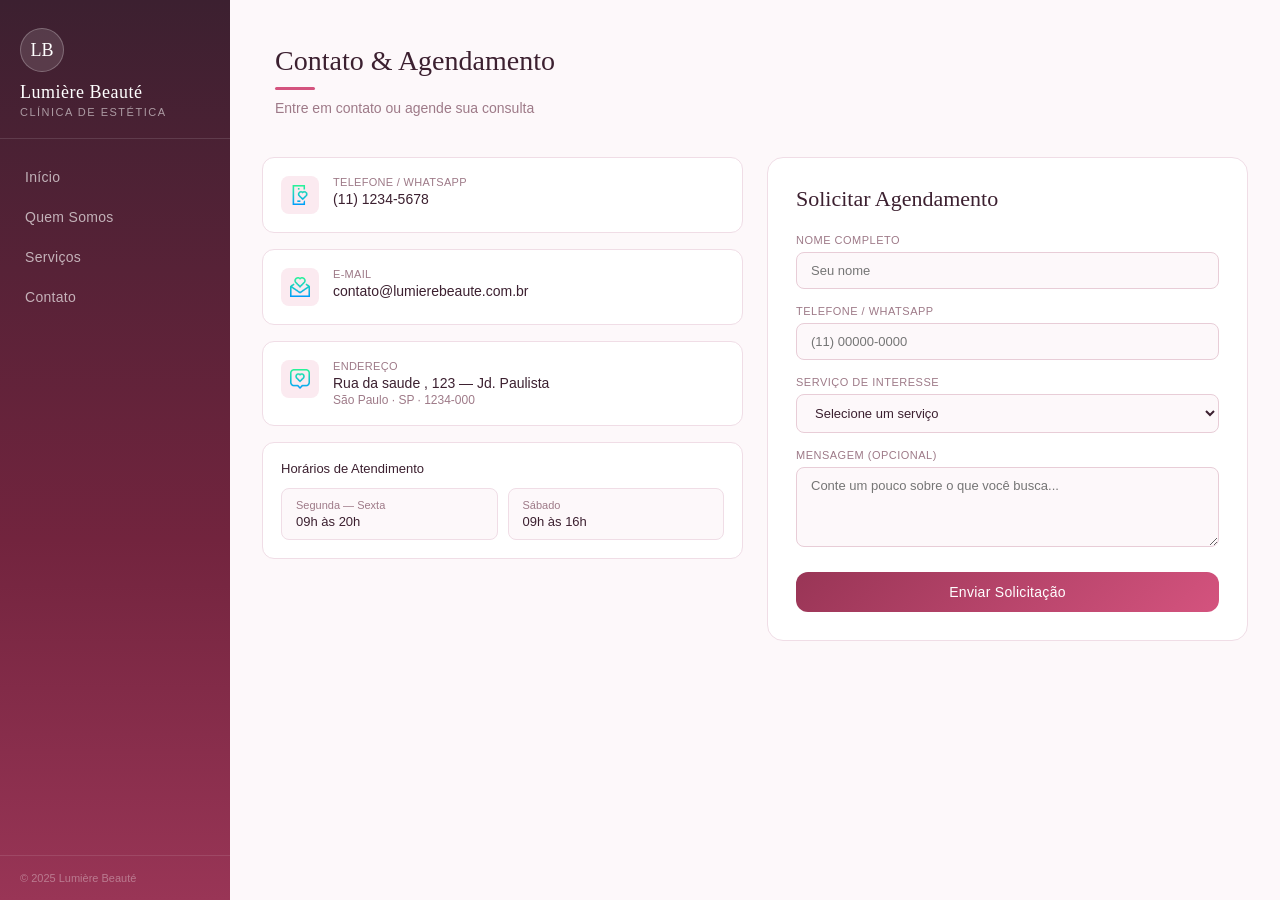
<file: agendaConsulta.html>
<!DOCTYPE html>
<html lang="pt-BR">

<head>
  <meta charset="UTF-8" />
  <title>Lumière Beauté — Clínica de Estética</title>
  <link rel="stylesheet" href="style.css" />
</head>

<body>



    <aside id="sidebar">
      <div class="sidebar-logo">
        <div class="logo-simbolo">
          LB
          <circle cx="12" cy="9" r="2.5" />
        </div>
        <div class="logo-name">Lumière Beauté</div>
        <div class="logo-tagline">Clínica de Estética</div>
      </div>

      <nav>
        <!--PROCURAR IMAGENS DE ICONES PARA O  MENU -->
        <a class="active" href="index.html">Início </a>
        <a class="active" href="quesomos.html">Quem Somos</a>
        <a class="active" href="servicos.html">Serviços</a>
        <a class="active" href="agendaConsulta.html">Contato </a>
      </nav>

      <div class="sidebar-footer">© 2025 Lumière Beauté</div>
    </aside>

    <!-- MAIN -->
    <div id="main">
      <!-- CONTATO -->
      <div class="page" id="page-contato">
        <div class="page-header">
          <h2>Contato &amp; Agendamento</h2>
          <div class="divider-rose"></div>
          <p>Entre em contato ou agende sua consulta</p>
        </div>
        <div class="contato-grid">
          <div class="contato-info">
            <div class="info-item">
              <div class="info-icon">
                <img src="imagem/icones/celular.png" width="20px">
              </div>
              <div>
                <div class="info-label">Telefone / WhatsApp</div>
                <div class="info-value">(11) 1234-5678</div>
              </div>
            </div>
            <div class="info-item">
              <div class="info-icon">
                <img src="imagem/icones/e-mail.png" width="20px" alt="">
              </div>
              <div>
                <div class="info-label">E-mail</div>
                <div class="info-value">contato@lumierebeaute.com.br</div>
              </div>
            </div>
            <div class="info-item">
              <div class="info-icon">
                <img src="imagem/icones/como.png" alt="" width="20px">
              </div>
              <div>
                <div class="info-label">Endereço</div>
                <div class="info-value">Rua da saude , 123 — Jd. Paulista
                  <small>São Paulo · SP · 1234-000</small>
                </div>
              </div>
            </div>
            <div class="horarios-card">
              <div class="horarios-title">Horários de Atendimento</div>
              <div class="horario-grid">
                <div class="horario-item">
                  <div class="dia">Segunda — Sexta</div>
                  <div class="hora">09h às 20h</div>
                </div>
                <div class="horario-item">
                  <div class="dia">Sábado</div>
                  <div class="hora">09h às 16h</div>
                </div>
              </div>
            </div>
          </div>
          <form class="form-card" onsubmit="enviarForm(event)">
            <h3>Solicitar Agendamento</h3>

            <div class="form-group">
              <label>NOME COMPLETO</label>
              <input type="text" name="nome" placeholder="Seu nome" required />
            </div>

            <div class="form-group">
              <label>TELEFONE / WHATSAPP</label>
              <input type="text" name="telefone" placeholder="(11) 00000-0000" required />
            </div>

            <div class="form-group">
              <label>SERVIÇO DE INTERESSE</label>
              <select name="servico" required>
                <option value="">Selecione um serviço</option>
                <option>Limpeza de Pele Profunda</option>
                <option>Peeling Químico</option>
                <option>Massagem Modeladora</option>
                <option>Radiofrequência Facial</option>
                <option>Outro</option>
              </select>
            </div>

            <div class="form-group">
              <label>MENSAGEM (OPCIONAL)</label>
              <textarea name="mensagem" placeholder="Conte um pouco sobre o que você busca..."></textarea>
            </div>

            <button type="submit" class="btn-send">Enviar Solicitação</button>

            <div class="toast" id="toast">
              Solicitação enviada! Entraremos em contato em breve.
            </div>
          </form>
        </div>
      </div>
    </div><!-- /Fimmain -->

  <script src="funcao.js"></script>
</body>

</html>
</file>
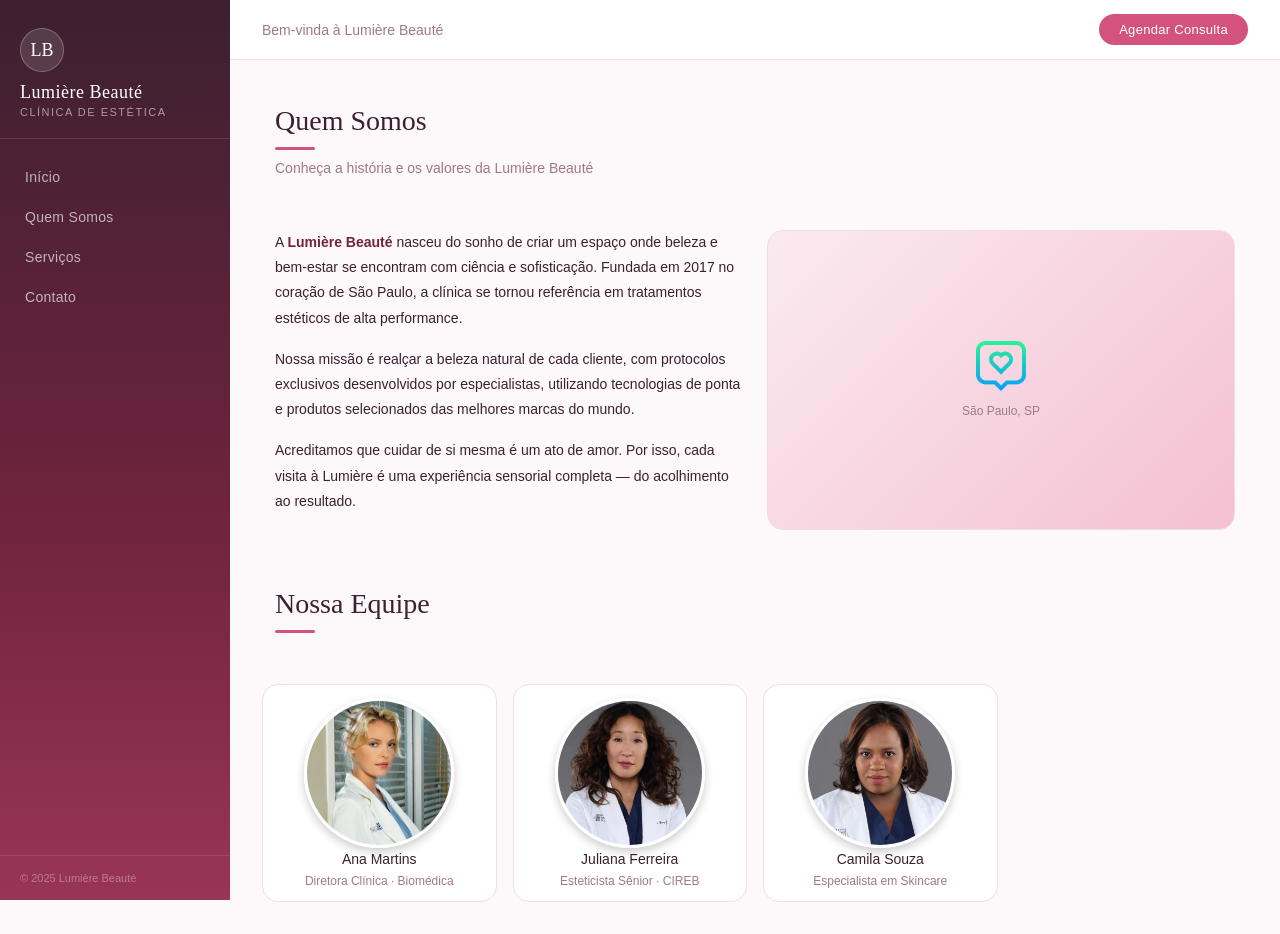
<file: quesomos.html>
<!DOCTYPE html>
<html lang="pt-BR">
<head>
  <meta charset="UTF-8" />
  <title>Lumière Beauté — Clínica de Estética</title>
  <link rel="stylesheet" href="style.css" />
</head>
<body>



    
    <aside id="sidebar">
      <div class="sidebar-logo">
        <div class="logo-simbolo">
          LB
          <circle cx="12" cy="9" r="2.5"/> 
        </div>
        <div class="logo-name">Lumière Beauté</div>
        <div class="logo-tagline">Clínica de Estética</div>
      </div>

      <nav>
      
        <a class="active" href="index.html">Início </a>
        <a class="active" href="quesomos.html">Quem Somos</a>
        <a class="active" href="servicos.html">Serviços</a>
        <a class="active" href="agendaConsulta.html">Contato </a>
      </nav>

      <div class="sidebar-footer">© 2025 Lumière Beauté</div>
    </aside>

    <!-- MAIN -->
    <div id="main">
      <div class="topbar">
        <span class="topbar-title" id="topbar-title">Bem-vinda à Lumière Beauté</span>
        <div class="topbar-actions">
          <button class="btn-agend" onclick="agconsulta() ">Agendar Consulta</button>
        </div>
      </div>
      <!-- CONTEUDO -->
      <div class="page" id="">
        <div class="page-header">
          <h2>Quem Somos</h2>
          <div class="divider-rose"></div>
          <p>Conheça a história e os valores da Lumière Beauté</p>
        </div>
        <div class="qs-grid">
          <div class="qs-text">
            <p>A <strong>Lumière Beauté</strong> nasceu do sonho de criar um espaço onde beleza e bem-estar se encontram com ciência e sofisticação. Fundada em 2017 no coração de São Paulo, a clínica se tornou referência em tratamentos estéticos de alta performance.</p>
            <p>Nossa missão é realçar a beleza natural de cada cliente, com protocolos exclusivos desenvolvidos por especialistas, utilizando tecnologias de ponta e produtos selecionados das melhores marcas do mundo.</p>
            <p>Acreditamos que cuidar de si mesma é um ato de amor. Por isso, cada visita à Lumière é uma experiência sensorial completa — do acolhimento ao resultado.</p>
          </div>
          <div class="qs-img">
            <img src="imagem/icones/como.png" alt="" width="50px">
              <circle cx="24" cy="20" r="6"/>
            </svg>
            <span>São Paulo, SP</span>
          </div>
        </div>

        <div class="page-header" style="margin-top: 8px;">
          <h2>Nossa Equipe</h2>
          <div class="divider-rose"></div>
        </div>
        <div class="gradeEquipe">
          <div class="equipe">
              <img src="imagem/perfil2.jpg" class="foto-perfil">
            <h4>Ana Martins</h4>
            <span>Diretora Clínica · Biomédica</span>
          </div>
          <div class="equipe">
              <img src="imagem/perfil3.png" class="foto-perfil">
            <h4>Juliana Ferreira</h4>
            <span>Esteticista Sênior · CIREB</span>
          </div>
          <div class="equipe">
              <img src="imagem/perfil1.png" class="foto-perfil">
            <h4>Camila Souza</h4>
            <span>Especialista em Skincare</span>
          </div>
        </div>
      </div>
      
      </div>

    </div><!-- /main -->
 

  <script src="funcao.js"></script>
</body>
</html>
</file>
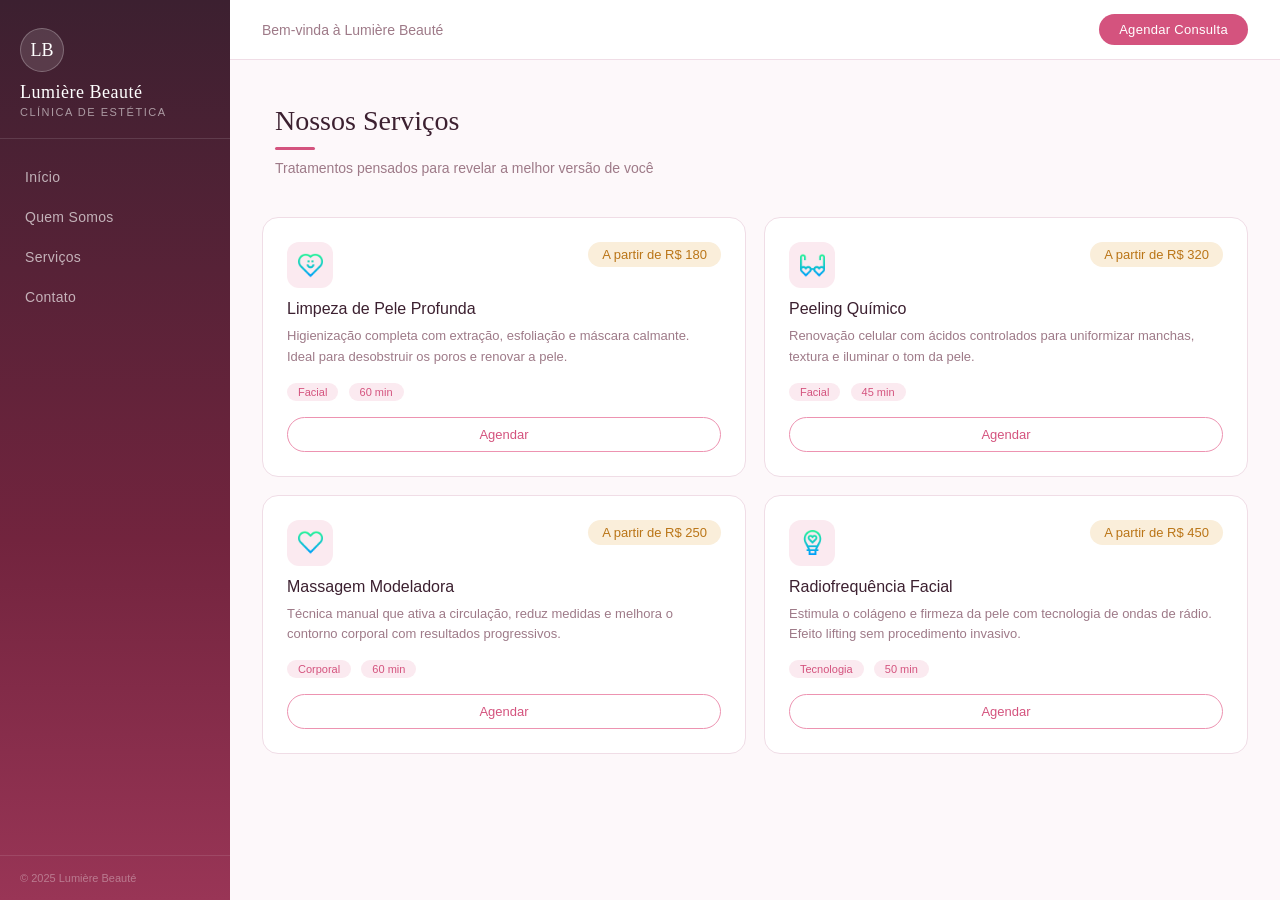
<file: servicos.html>
<!DOCTYPE html>
<html lang="pt-BR">

<head>
    <meta charset="UTF-8" />
    <title>Lumière Beauté — Clínica de Estética</title>
    <link rel="stylesheet" href="style.css" />
</head>

<body>



        <!-- MENU LATERAL -->
        <aside id="sidebar">
            <div class="sidebar-logo">
                <div class="logo-simbolo">
                    LB
                    <circle cx="12" cy="9" r="2.5" />
                </div>
                <div class="logo-name">Lumière Beauté</div>
                <div class="logo-tagline">Clínica de Estética</div>
            </div>

            <nav>
                <!--PROCURAR IMAGENS DE ICONES PARA O  MENU -->
                <a class="active" href="index.html">Início </a>
                <a class="active" href="quesomos.html">Quem Somos</a>
                <a class="active" href="servicos.html">Serviços</a>
                <a class="active" href="agendaConsulta.html">Contato </a>
            </nav>

            <div class="sidebar-footer">© 2025 Lumière Beauté</div>
        </aside>

        <!-- MAIN -->
        <div id="main">
            <div class="topbar">
                <span class="topbar-title" id="topbar-title">Bem-vinda à Lumière Beauté</span>
                <div class="topbar-actions">
                    <button class="btn-agend" onclick="agconsulta() ">Agendar Consulta</button>
                </div>
            </div>
            <!-- SERVIÇOS -->
            <div class="page" id="page-servicos">
                <div class="page-header">
                    <h2>Nossos Serviços</h2>
                    <div class="divider-rose"></div>
                    <p>Tratamentos pensados para revelar a melhor versão de você</p>
                </div>
                <div class="servicos-grid">
                    <div class="servico-card">
                        <div class="servico-top">
                            <div class="servico-icon">
                                <img src="imagem/icones/ame (1).png" width="25px" alt="">
                            </div>
                            <span class="price-badge">A partir de R$ 180</span>
                        </div>
                        <h3>Limpeza de Pele Profunda</h3>
                        <p>Higienização completa com extração, esfoliação e máscara calmante. Ideal para desobstruir os
                            poros e renovar a pele.</p>
                        <span class="servico-tag">Facial</span>
                        <span class="servico-tag">60 min</span>
                        <button class="btn-agendar" onclick="agconsulta()">Agendar</button>
                    </div>
                    <div class="servico-card">
                        <div class="servico-top">
                            <div class="servico-icon">
                                <img src="imagem/icones/oculos.png" width="25px" alt="">
                            </div>
                            <span class="price-badge">A partir de R$ 320</span>
                        </div>
                        <h3>Peeling Químico</h3>
                        <p>Renovação celular com ácidos controlados para uniformizar manchas, textura e iluminar o tom
                            da pele.</p>
                        <span class="servico-tag">Facial</span>
                        <span class="servico-tag">45 min</span>
                        <button class="btn-agendar" onclick="agconsulta()">Agendar</button>
                    </div>
                    <div class="servico-card">
                        <div class="servico-top">
                            <div class="servico-icon">
                                <img src="imagem/icones/coracao.png" width="25px" alt="">
                            </div>
                            <span class="price-badge">A partir de R$ 250</span>
                        </div>
                        <h3>Massagem Modeladora</h3>
                        <p>Técnica manual que ativa a circulação, reduz medidas e melhora o contorno corporal com
                            resultados progressivos.</p>
                        <span class="servico-tag">Corporal</span>
                        <span class="servico-tag">60 min</span>
                        <button class="btn-agendar" onclick="agconsulta()">Agendar</button>
                    </div>
                    <div class="servico-card">
                        <div class="servico-top">
                            <div class="servico-icon">
                                <img src="imagem/icones/balao-de-ar-quente.png" width="25PX" alt="">
                            </div>
                            <span class="price-badge">A partir de R$ 450</span>
                        </div>
                        <h3>Radiofrequência Facial</h3>
                        <p>Estimula o colágeno e firmeza da pele com tecnologia de ondas de rádio. Efeito lifting sem
                            procedimento invasivo.</p>
                        <span class="servico-tag">Tecnologia</span>
                        <span class="servico-tag">50 min</span>
                        <button class="btn-agendar" onclick="agconsulta()">Agendar</button>
                    </div>
                </div>
            </div>
        </div>

    </div><!-- /main -->
 

    <script src="funcao.js"></script>
</body>

</html>
</file>
<file: style.css>
*, *::before, *::after {
  box-sizing: border-box;
  margin: 0;
  padding: 0;
}

:root {
  --rose:        #D4537E;
  --rose-light:  #FBEAF0;
  --rose-mid:    #ED93B1;
  --rose-dark:   #993556;
  --wine:        #3C2030;
  --wine-mid:    #72243E;
  --gold:        #BA7517;
  --gold-light:  #FAEEDA;
  --text-dark:   #3C2030;
  --text-mid:    #72243E;
  --text-soft:   #9e7a88;
  --white:       #ffffff;
  --bg:          #fdf8fa;
  --border:      #f0dde6;
  --sidebar-w:   230px;
  --font-display: 'Cormorant Garamond', Georgia, serif;
  --font-body:    'DM Sans', sans-serif;
  --radius-sm:   8px;
  --radius-md:   12px;
  --radius-lg:   16px;
}

html, body {
  height: 100%;
  font-family: var(--font-body);
  font-size: 15px;
  background: var(--bg);
  color: var(--text-dark);
}

#sidebar {
  width: var(--sidebar-w);
  background: linear-gradient(180deg, #3C2030 0%, #72243E 60%, #993556 100%);
  display: flex;
  flex-direction: column;
  position: fixed;
  top: 0;
  left: 0;
  height: 100vh;
  z-index: 100;
  flex-shrink: 0;
}

.sidebar-logo {
  padding: 28px 20px 20px;
  border-bottom: 1px solid rgba(255, 255, 255, 0.12);
}

.logo-simbolo {
  color: #fff;
  font-family: var(--font-display);
  font-size: 18px;
  width: 44px;
  height: 44px;
  border-radius: 50%;
  background: rgba(255, 255, 255, 0.12);
  display: flex;
  align-items: center;
  justify-content: center;
  margin-bottom: 10px;
  border: 1.5px solid rgba(255, 255, 255, 0.25);
}

.logo-name {
  color: #fff;
  font-family: var(--font-display);
  font-size: 18px;
  font-weight: 400;
  letter-spacing: 0.5px;
}

.logo-tagline {
  color: rgba(255, 255, 255, 0.55);
  font-size: 11px;
  letter-spacing: 1.5px;
  text-transform: uppercase;
  margin-top: 3px;
}

nav {
  padding: 18px 0;
  flex: 1;
}

nav a {
  display: flex;
  align-items: center;
  gap: 12px;
  padding: 12px 22px;
  color: rgba(255, 255, 255, 0.65);
  text-decoration: none;
  font-size: 14px;
  cursor: pointer;
  transition: all 0.2s ease;
  border-left: 3px solid transparent;
  letter-spacing: 0.3px;
}

nav a:hover {
  color: #fff;
  background: rgba(255, 255, 255, 0.07);
  color: #fff;
  border-left-color: #ED93B1;
  background: rgba(255, 255, 255, 0.1);
  font-weight: 500;
}

.nav-icon {
  width: 18px;
  height: 18px;
  flex-shrink: 0;
  opacity: 0.8;
}

.sidebar-footer {
  padding: 16px 20px;
  border-top: 1px solid rgba(255, 255, 255, 0.1);
  color: rgba(255, 255, 255, 0.35);
  font-size: 11px;
}


#main {
  flex: 1;
  margin-left: var(--sidebar-w);
  min-height: 100vh;
  background: var(--bg);
}

/* TOPBAR */
.topbar {
  background: var(--white);
  border-bottom: 0.5px solid var(--border);
  padding: 14px 32px;
  display: flex;
  align-items: center;
  justify-content: space-between;
  position: sticky;
  top: 0;
  z-index: 50;
}

.topbar-title {
  font-size: 14px;
  color: var(--text-soft);
}

.topbar-actions {
  display: flex;
  gap: 10px;
  align-items: center;
}

.btn-agend {
  background: var(--rose);
  color: #fff;
  border: none;
  padding: 8px 20px;
  border-radius: 20px;
  font-size: 13px;
  font-weight: 500;
  cursor: pointer;
  letter-spacing: 0.3px;
  font-family: var(--font-body);
  transition: background 0.2s;
}

.btn-agend:hover {
  background: var(--rose-dark);
}


.page {
  padding: 32px;
  animation: fadeIn 0.3s ease;
}

.page.active {
  display: block;
}

@keyframes fadeIn {
  from { opacity: 0; transform: translateY(6px); }
  to   { opacity: 1; transform: translateY(0); }
}

.page-header {
  margin-bottom: 28px;
  padding: 13px;
}

.page-header h2 {
  font-family: var(--font-display);
  font-size: 28px;
  font-weight: 400;
  color: var(--text-dark);
}

.page-header p {
  font-size: 14px;
  color: var(--text-soft);
  margin-top: 4px;
}

.divider-rose {
  width: 40px;
  height: 3px;
  background: var(--rose);
  border-radius: 2px;
  margin: 10px 0;
}

/* =============================================
   INÍCIO
   ============================================= */

.hero {
  background: linear-gradient(135deg, #3C2030 0%, #72243E 50%, #D4537E 100%);
  border-radius: var(--radius-lg);
  padding: 48px 44px;
  color: #fff;
  margin-bottom: 28px;
  position: relative;
  overflow: hidden;
}

.hero::before {
  content: '';
  position: absolute;
  right: -40px;
  top: -40px;
  width: 240px;
  height: 240px;
  border-radius: 50%;
  background: rgba(255, 255, 255, 0.05);
  pointer-events: none;
}

.hero::after {
  content: '';
  position: absolute;
  right: 60px;
  bottom: -60px;
  width: 160px;
  height: 160px;
  border-radius: 50%;
  background: rgba(255, 255, 255, 0.04);
  pointer-events: none;
}

.hero-badge {
  display: inline-block;
  background: rgba(255, 255, 255, 0.15);
  border: 1px solid rgba(255, 255, 255, 0.2);
  border-radius: 20px;
  padding: 4px 14px;
  font-size: 11px;
  letter-spacing: 1.5px;
  text-transform: uppercase;
  margin-bottom: 14px;
}

.hero h1 {
  font-family: var(--font-display);
  font-size: 36px;
  font-weight: 300;
  line-height: 1.3;
  margin-bottom: 12px;
}

.hero h1 span {
  font-weight: 500;
}

.hero p {
  font-size: 15px;
  opacity: 0.82;
  max-width: 480px;
  line-height: 1.65;
  margin-bottom: 24px;
}

.hero-btns {
  display: flex;
  gap: 12px;
  flex-wrap: wrap;
}

.btn-white {
  background: #fff;
  color: var(--wine-mid);
  border: none;
  padding: 11px 26px;
  border-radius: 20px;
  font-size: 14px;
  font-weight: 500;
  cursor: pointer;
  font-family: var(--font-body);
  transition: opacity 0.2s;
}

.btn-white:hover {
  opacity: 0.9;
}

.btn-outline-w {
  background: transparent;
  color: #fff;
  border: 1.5px solid rgba(255, 255, 255, 0.45);
  padding: 11px 26px;
  border-radius: 20px;
  font-size: 14px;
  cursor: pointer;
  font-family: var(--font-body);
  transition: background 0.2s;
}

.btn-outline-w:hover {
  background: rgba(255, 255, 255, 0.1);
}

/* CARDS GRID */
.cards-grid {
  display: grid;
  grid-template-columns: repeat(3, 1fr);
  gap: 16px;
  margin-bottom: 28px;
}

.card {
  text-align: center;
  background: var(--white);
  border: 0.5px solid var(--border);
  border-radius: var(--radius-lg);
  padding: 22px;

}

.card-icon {
  text-align: center;
  width: 42px;
  height: 42px;
  border-radius: 10px;
  background: var(--rose-light);
  display: flex;
  align-items: center;
  justify-content: center;
  margin-bottom: 14px;
}

.card-icon svg {
  width: 20px;
  height: 20px;
}

.card h3 {
  font-size: 15px;
  font-weight: 500;
  color: var(--text-dark);
  margin-bottom: 6px;
}

.card p {
  font-size: 13px;
  color: var(--text-soft);
  line-height: 1.6;
}

/* STATS */
.stats-row {
  display: grid;
  grid-template-columns: repeat(4, 1fr);
  gap: 14px;
}

.stat-card {
  background: var(--white);
  border: 0.5px solid var(--border);
  border-radius: var(--radius-md);
  padding: 20px;
  text-align: center;
}

.stat-num {
  font-family: var(--font-display);
  font-size: 30px;
  font-weight: 400;
  color: var(--rose);
  margin-bottom: 4px;
}

.stat-label {
  font-size: 12px;
  color: var(--text-soft);
}

/* =============================================
   QUEM SOMOS
   ============================================= */

.qs-grid {
  padding: 13px;
  display: grid;
  grid-template-columns: 1fr 1fr;
  gap: 24px;
  margin-bottom: 32px;
}

.qs-text {
  color: var(--text-dark);
  font-size: 14px;
  line-height: 1.8;
}

.qs-text p {
  margin-bottom: 16px;
}

.qs-text strong {
  color: var(--wine-mid);
}

.qs-img {
  background: linear-gradient(135deg, #FBEAF0, #F4C0D1);
  border-radius: var(--radius-lg);
  display: flex;
  align-items: center;
  justify-content: center;
  min-height: 200px;
  border: 0.5px solid var(--border);
  flex-direction: column;
  gap: 10px;
}

.qs-img svg {
  width: 52px;
  height: 52px;
  opacity: 0.45;
}

.qs-img span {
  font-size: 12px;
  color: var(--text-soft);
}

.gradeEquipe{
  display: grid;
  grid-template-columns: repeat(4, 2fr);
  gap: 16px;
}
.foto-perfil {
  width: 150px;
  height: 150px;
  border-radius: 50%;
  object-fit: cover;
  border: 3px solid #fff;
  box-shadow: 0 4px 10px rgba(0,0,0,0.2);
}
.equipe{
  background: var(--white);
  border: 0.5px solid var(--border);
  border-radius: var(--radius-lg);
  padding: 13px;
  text-align: center;
}

.equipe h4 {
  font-size: 14px;
  font-weight: 500;
  color: var(--text-dark);
  margin-bottom: 4px;
}

.equipe span {
  font-size: 12px;
  color: var(--text-soft);
}

/* =============================================
   SERVIÇOS
   ============================================= */

.servicos-grid {
  display: grid;
  grid-template-columns: repeat(2, 1fr);
  gap: 18px;
}

.servico-card {
  background: var(--white);
  border: 0.5px solid var(--border);
  border-radius: var(--radius-lg);
  padding: 24px;
  cursor: pointer;
  transition: border-color 0.2s, transform 0.2s;
}

.servico-card:hover {
  border-color: var(--rose-mid);
  transform: translateY(-2px);
}

.servico-top {
  display: flex;
  align-items: flex-start;
  justify-content: space-between;
  margin-bottom: 12px;
}

.servico-icon {
  width: 46px;
  height: 46px;
  border-radius: 12px;
  background: var(--rose-light);
  display: flex;
  align-items: center;
  justify-content: center;
}

.servico-icon svg {
  width: 22px;
  height: 22px;
}

.price-badge {
  background: var(--gold-light);
  color: var(--gold);
  font-size: 13px;
  font-weight: 500;
  padding: 5px 14px;
  border-radius: 20px;
}

.servico-card h3 {
  font-size: 16px;
  font-weight: 500;
  color: var(--text-dark);
  margin-bottom: 8px;
}

.servico-card p {
  font-size: 13px;
  color: var(--text-soft);
  line-height: 1.6;
  margin-bottom: 14px;
}

.servico-tag {
  display: inline-block;
  font-size: 11px;
  padding: 3px 11px;
  border-radius: 10px;
  background: var(--rose-light);
  color: var(--rose);
  margin-right: 6px;
}

.btn-agendar {
  margin-top: 16px;
  display: block;
  text-align: center;
  background: transparent;
  color: var(--rose);
  border: 1px solid var(--rose-mid);
  border-radius: 20px;
  padding: 9px;
  font-size: 13px;
  cursor: pointer;
  width: 100%;
  font-family: var(--font-body);
  transition: background 0.2s, color 0.2s;
}

.btn-agendar:hover {
  background: var(--rose);
  color: #fff;
}

/* =============================================
   CONTATO
   ============================================= */

.contato-grid {
  display: grid;
  grid-template-columns: 1fr 1fr;
  gap: 24px;
  margin-top: 13px;
}

.contato-info {
  display: flex;
  flex-direction: column;
  gap: 16px;
}

.info-item {
  background: var(--white);
  border: 0.5px solid var(--border);
  border-radius: var(--radius-md);
  padding: 18px;
  display: flex;
  gap: 14px;
  align-items: flex-start;
}

.info-icon {
  width: 38px;
  height: 38px;
  border-radius: 8px;
  background: var(--rose-light);
  display: flex;
  align-items: center;
  justify-content: center;
  flex-shrink: 0;
}

.info-icon svg {
  width: 18px;
  height: 18px;
}

.info-label {
  font-size: 11px;
  color: var(--text-soft);
  margin-bottom: 3px;
  letter-spacing: 0.3px;
  text-transform: uppercase;
}

.info-value {
  font-size: 14px;
  color: var(--text-dark);
  font-weight: 500;
}

.info-value small {
  font-weight: 400;
  color: var(--text-soft);
  font-size: 12px;
  display: block;
  margin-top: 2px;
}

.horarios-card {
  background: var(--white);
  border: 0.5px solid var(--border);
  border-radius: var(--radius-md);
  padding: 18px;
}

.horarios-title {
  font-size: 13px;
  font-weight: 500;
  color: var(--text-dark);
  margin-bottom: 12px;
}

.horario-grid {
  display: grid;
  grid-template-columns: repeat(2, 1fr);
  gap: 10px;
}

.horario-item {
  background: var(--bg);
  border-radius: var(--radius-sm);
  padding: 10px 14px;
  font-size: 13px;
  border: 0.5px solid var(--border);
}

.dia {
  color: var(--text-soft);
  font-size: 11px;
  margin-bottom: 3px;
}

.hora {
  color: var(--text-dark);
  font-weight: 500;
}

/* FORM */
.form-card {
  background: var(--white);
  border: 0.5px solid var(--border);
  border-radius: var(--radius-lg);
  padding: 28px;
}

.form-card h3 {
  font-family: var(--font-display);
  font-size: 22px;
  font-weight: 400;
  color: var(--text-dark);
  margin-bottom: 22px;
}

.form-group {
  margin-bottom: 16px;
}

.form-group label {
  display: block;
  font-size: 11px;
  color: var(--text-soft);
  margin-bottom: 6px;
  font-weight: 500;
  letter-spacing: 0.5px;
  text-transform: uppercase;
}

.form-group input,
.form-group select,
.form-group textarea {
  width: 100%;
  border: 0.5px solid #e8cdd7;
  border-radius: var(--radius-sm);
  padding: 10px 14px;
  font-size: 13px;
  color: var(--text-dark);
  background: var(--bg);
  outline: none;
  transition: border-color 0.2s;
  font-family: var(--font-body);
}

.form-group input:focus,
.form-group select:focus,
.form-group textarea:focus {
  border-color: var(--rose);
}

.form-group textarea {
  resize: vertical;
  min-height: 80px;
}

.btn-send {
  width: 100%;
  background: linear-gradient(135deg, #993556, #D4537E);
  color: #fff;
  border: none;
  padding: 12px;
  border-radius: var(--radius-md);
  font-size: 14px;
  font-weight: 500;
  cursor: pointer;
  letter-spacing: 0.3px;
  font-family: var(--font-body);
  margin-top: 6px;
  transition: opacity 0.2s;
}

.btn-send:hover {
  opacity: 0.9;
}

.toast {
  display: none;
  background: #e8f8f0;
  border: 1px solid #8ecfac;
  color: #1a6b3e;
  border-radius: var(--radius-sm);
  padding: 11px 16px;
  font-size: 13px;
  margin-top: 12px;
  text-align: center;
}

.toast.show {
  display: block;
}

/* =============================================
   RESPONSIVO
   ============================================= */

@media (max-width: 900px) {
  :root { --sidebar-w: 200px; }
  .cards-grid { grid-template-columns: 1fr 1fr; }
  .stats-row  { grid-template-columns: repeat(2, 1fr); }
  .qs-grid    { grid-template-columns: 1fr; }
  .contato-grid { grid-template-columns: 1fr; }
}

@media (max-width: 650px) {
  #sidebar { display: none; }
  #main { margin-left: 0; }
  .cards-grid    { grid-template-columns: 1fr; }
  .servicos-grid { grid-template-columns: 1fr; }
  .team-grid     { grid-template-columns: 1fr 1fr; }
  .page { padding: 20px; }
  .hero { padding: 28px 22px; }
  .hero h1 { font-size: 26px; }
}
</file>
